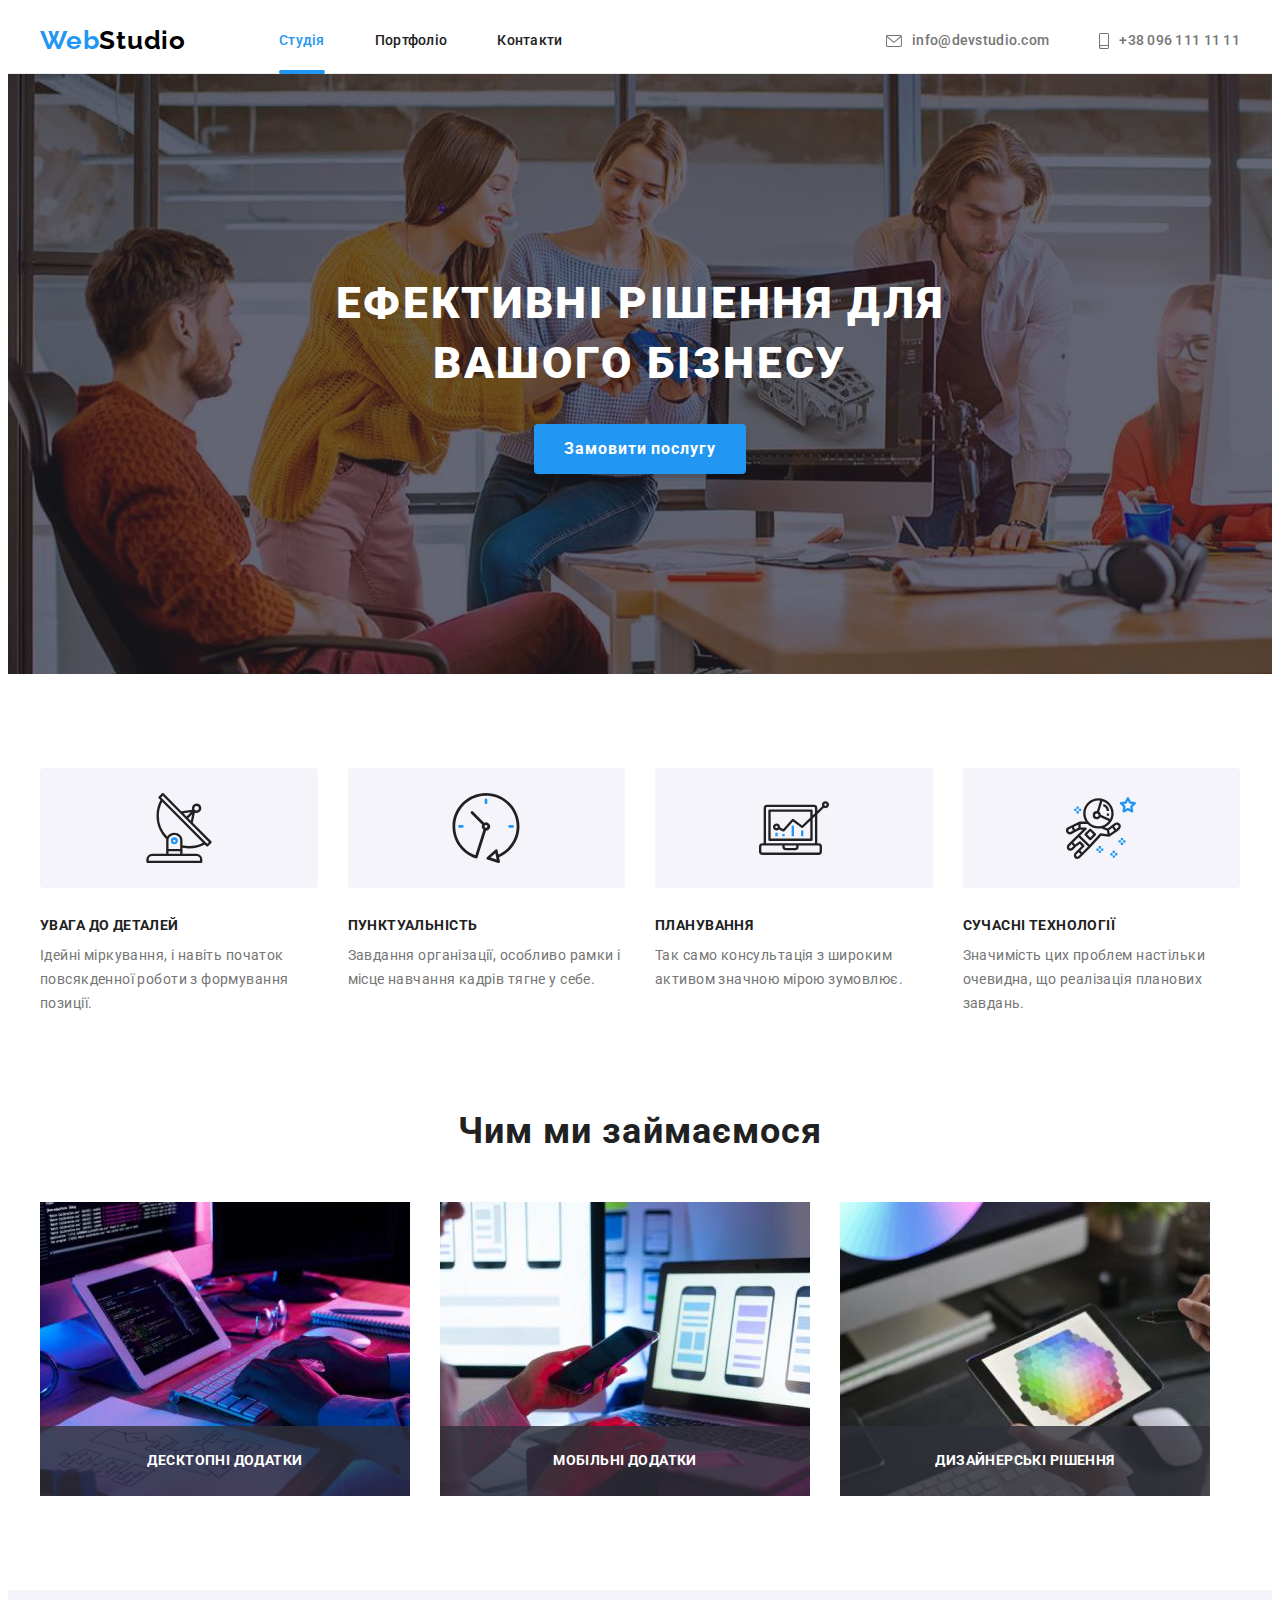
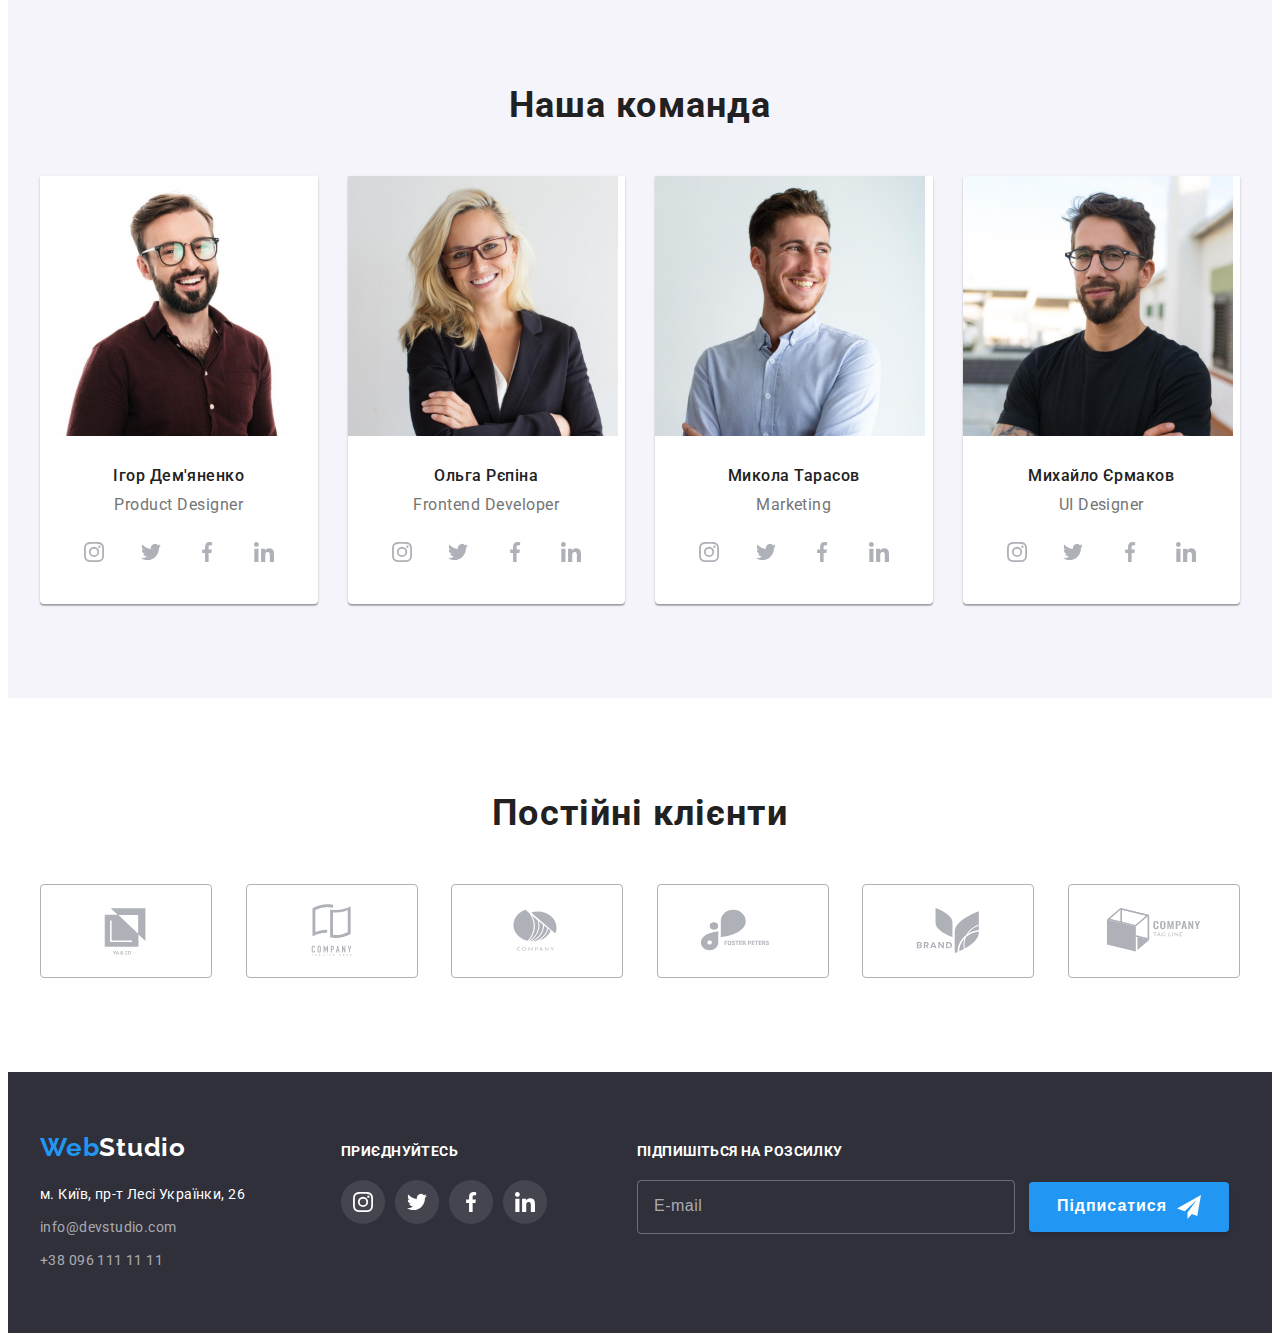
<file: index.html>
<!DOCTYPE html>
<html lang="uk">
  <head>
    <meta charset="UTF-8" />
    <meta http-equiv="X-UA-Compatible" content="IE=edge" />
    <meta name="viewport" content="width=device-width, initial-scale=1.0" />
    <title>WebStudio</title>
    <link rel="preconnect" href="https://fonts.googleapis.com" />
    <link rel="preconnect" href="https://fonts.gstatic.com" crossorigin />
    <link
      href="https://fonts.googleapis.com/css2?family=Raleway:wght@700&family=Roboto:wght@400;500;700;900&display=swap"
      rel="stylesheet"
    />
    <link
      rel="stylesheet"
      href="https://cdnjs.cloudflare.com/ajax/libs/modern-normalize/1.1.0/modern-normalize.min.css"
      integrity="sha512-wpPYUAdjBVSE4KJnH1VR1HeZfpl1ub8YT/NKx4PuQ5NmX2tKuGu6U/JRp5y+Y8XG2tV+wKQpNHVUX03MfMFn9Q=="
      crossorigin="anonymous"
      referrerpolicy="no-referrer"
    />
    <link rel="stylesheet" href="./css/main.min.css" />
  </head>
  <body>
    <!------------------------------Меню---------------------------------->
    <header class="menu">
      <div class="container menu__container">
        <nav class="navigation">
          <a href="./index.html" class="logo link"><span class="logo__text">Web</span>Studio</a>
          <ul class="navigation__list list">
            <li class="navigation__item">
              <a href="./index.html" class="navigation__link link navigation__link--current">Студія</a>
            </li>
            <li class="navigation__item">
              <a href="./portfolio.html" class="navigation__link link">Портфоліо</a>
            </li>
            <li class="navigation__item">
              <a href="" class="navigation__link link">Контакти</a>
            </li>
          </ul>
        </nav>
        <ul class="contacts list">
          <li class="contacts__item">
            <a href="mailto:info@devstudio.com" class="contacts__link link">
              <svg class="contacts__svg" width="16" height="12">
                <use href="./images/icons.svg#icon-envelope"></use>
              </svg>
              info@devstudio.com
            </a>
          </li>
          <li class="contacts__item">
            <a href="tel:+380961111111" class="contacts__link link">
              <svg class="contacts__svg" width="10" height="16">
                <use href="./images/icons.svg#icon-smartphone"></use>
              </svg>
              +38 096 111 11 11
            </a>
          </li>
        </ul>
      </div>
    </header>
    <main>
      <!------------------------Розділ герой --------------------------->
      <section class="hero">
        <h1 class="hero__tittle">Ефективні рішення для вашого бізнесу</h1>
        <button type="button" class="hero__btn btn" data-modal-open>
          Замовити послугу
        </button>
      </section>
      <!--------------------Розділ про переваги компанії---------------->
      <section class="advantages section">
        <div class="container">
          <h2 class="visually-hidden">Переваги</h2>
          <ul class="advantages__list list">
            <li class="advantages__item">
              <div class="advantages__wraper-svg">
                <svg class="advantages__svg" width="70" height="70">
                  <use href="./images/icons.svg#icon-antenna"></use>
                </svg>
              </div>
              <h3 class="advantages__tittle">УВАГА ДО ДЕТАЛЕЙ</h3>
              <p class="advantages__text">
                Ідейні міркування, і навіть початок повсякденної роботи з
                формування позиції.
              </p>
            </li>
            <li class="advantages__item">
              <div class="advantages__wraper-svg">
                <svg class="advantages__svg" width="70" height="70">
                  <use href="./images/icons.svg#icon-clock"></use>
                </svg>
              </div>
              <h3 class="advantages__tittle">ПУНКТУАЛЬНІСТЬ</h3>
              <p class="advantages__text">
                Завдання організації, особливо рамки і місце навчання кадрів
                тягне у себе.
              </p>
            </li>
            <li class="advantages__item">
              <div class="advantages__wraper-svg">
                <svg class="advantages__svg" width="70" height="70">
                  <use href="./images/icons.svg#icon-diagram"></use>
                </svg>
              </div>
              <h3 class="advantages__tittle">ПЛАНУВАННЯ</h3>
              <p class="advantages__text">
                Так само консультація з широким активом значною мірою зумовлює.
              </p>
            </li>
            <li class="advantages__item">
              <div class="advantages__wraper-svg">
                <svg class="advantages__svg" width="70" height="70">
                  <use href="./images/icons.svg#icon-astronaut"></use>
                </svg>
              </div>
              <h3 class="advantages__tittle">СУЧАСНІ ТЕХНОЛОГІЇ</h3>
              <p class="advantages__text">
                Значимість цих проблем настільки очевидна, що реалізація
                планових завдань.
              </p>
            </li>
          </ul>
        </div>
      </section>
      <!-------------------Розділ про напрями діяльності компанії---------------------->
      <section class="about section">
        <div class="container">
          <h2 class="about__tittle">Чим ми займаємося</h2>
          <ul class="about__list list">
            <li class="about__item">
              <img class="about__img"
                src="./images/img-direct-1.jpg"
                alt="Здійснення HTML розмітки на комп'ютері"
                width="370"
              />
              <div class="about__wraper">
                <h3 class="about__item-title">Десктопні додатки</h3>
              </div>
            </li>
            <li class="about__item">
              <img class="about__img"
                src="./images/img-direct-2.jpg"
                alt="Адаптація розмірів під телефон та ноутбук"
                width="370"
              />
              <div class="about__wraper">
                <h3 class="about__item-title">Мобільні додатки</h3>
              </div>
            </li>
            <li class="about__item">
              <img class="about__img"
                src="./images/img-direct-3.jpg"
                alt="Вибір кольору на планшеті"
                width="370"
              />
              <div class="about__wraper">
                <h3 class="about__item-title">Дизайнерські рішення</h3>
              </div>
            </li>
          </ul>
        </div>
      </section>
      <!-------------------------Розділ про команду---------------------->
      <section class="team section">
        <div class="container">
          <h2 class="team__tittle">Наша команда</h2>
          <ul class="team__list list">
            <li class="team__item">
              <img class="team__img" src="./images/img-team-1.jpg" alt="Дизайнер" width="270" />
              <h3 class="team__item-tittle">Ігор Дем'яненко</h3>
              <p class="team__item-job">Product Designer</p>
              <ul class="social">
                <li class="social__item list">
                  <a class="social__link" href="">
                    <svg class="social__svg" width="20" height="20">
                      <use href="./images/icons.svg#icon-instagram"></use>
                    </svg>
                  </a>
                </li>
                <li class="social__item list">
                  <a class="social__link" href="">
                    <svg class="social__svg" width="20" height="20">
                      <use href="./images/icons.svg#icon-twitter"></use>
                    </svg>
                  </a>
                </li>
                <li class="social__item list">
                  <a class="social__link" href="">
                    <svg class="social__svg" width="20" height="20">
                      <use href="./images/icons.svg#icon-facebook"></use>
                    </svg>
                  </a>
                </li>
                <li class="social__item list">
                  <a class="social__link" href="">
                    <svg class="social__svg" width="20" height="20">
                      <use href="./images/icons.svg#icon-linkedin"></use>
                    </svg>
                  </a>
                </li>
              </ul>
            </li>
            <li class="team__item">
              <img class="team__img" src="./images/img-team-2.jpg" alt="Розробник" width="270" />
              <h3 class="team__item-tittle">Ольга Рєпіна</h3>
              <p class="team__item-job">Frontend Developer</p>
              <ul class="social">
                <li class="social__item list">
                  <a class="social__link" href="">
                    <svg class="social__svg" width="20" height="20">
                      <use href="./images/icons.svg#icon-instagram"></use>
                    </svg>
                  </a>
                </li>
                <li class="social__item list">
                  <a class="social__link" href="">
                    <svg class="social__svg" width="20" height="20">
                      <use href="./images/icons.svg#icon-twitter"></use>
                    </svg>
                  </a>
                </li>
                <li class="social__item list">
                  <a class="social__link" href="">
                    <svg class="social__svg" width="20" height="20">
                      <use href="./images/icons.svg#icon-facebook"></use>
                    </svg>
                  </a>
                </li>
                <li class="social__item list">
                  <a class="social__link" href="">
                    <svg class="social__svg" width="20" height="20">
                      <use href="./images/icons.svg#icon-linkedin"></use>
                    </svg>
                  </a>
                </li>
              </ul>
            </li>
            <li class="team__item">
              <img class="team__img" src="./images/img-team-3.jpg" alt="Маркетолог" width="270" />
              <h3 class="team__item-tittle">Микола Тарасов</h3>
              <p class="team__item-job">Marketing</p>
              <ul class="social">
                <li class="social__item list">
                  <a class="social__link" href="">
                    <svg class="social__svg" width="20" height="20">
                      <use href="./images/icons.svg#icon-instagram"></use>
                    </svg>
                  </a>
                </li>
                <li class="social__item list">
                  <a class="social__link" href="">
                    <svg class="social__svg" width="20" height="20">
                      <use href="./images/icons.svg#icon-twitter"></use>
                    </svg>
                  </a>
                </li>
                <li class="social__item list">
                  <a class="social__link" href="">
                    <svg class="social__svg" width="20" height="20">
                      <use href="./images/icons.svg#icon-facebook"></use>
                    </svg>
                  </a>
                </li>
                <li class="social__item list">
                  <a class="social__link" href="">
                    <svg class="social__svg" width="20" height="20">
                      <use href="./images/icons.svg#icon-linkedin"></use>
                    </svg>
                  </a>
                </li>
              </ul>
            </li>
            <li class="team__item">
              <img class="team__img" src="./images/img-team-4.jpg" alt="Дизайнер-2" width="270" />
              <h3 class="team__item-tittle">Михайло Єрмаков</h3>
              <p class="team__item-job">UI Designer</p>
              <ul class="social">
                <li class="social__item list">
                  <a class="social__link" href="">
                    <svg class="social__svg" width="20" height="20">
                      <use href="./images/icons.svg#icon-instagram"></use>
                    </svg>
                  </a>
                </li>
                <li class="social__item list">
                  <a class="social__link" href="">
                    <svg class="social__svg" width="20" height="20">
                      <use href="./images/icons.svg#icon-twitter"></use>
                    </svg>
                  </a>
                </li>
                <li class="social__item list">
                  <a class="social__link" href="">
                    <svg class="social__svg" width="20" height="20">
                      <use href="./images/icons.svg#icon-facebook"></use>
                    </svg>
                  </a>
                </li>
                <li class="social__item list">
                  <a class="social__link" href="">
                    <svg class="social__svg" width="20" height="20">
                      <use href="./images/icons.svg#icon-linkedin"></use>
                    </svg>
                  </a>
                </li>
              </ul>
            </li>
          </ul>
        </div>
      </section>
    </main>
    <!----------------------------Клієнти------------------------>
    <section class="clients section">
      <div class="container">
        <h2 class="clients__title">Постійні клієнти</h2>
        <ul class="clients__list list">
          <li class="clients__item">
            <a class="clients__logo-link" href="">
              <svg class="clients__logo-svg" width="106" height="60">
                <use href="./images/icons.svg#icon-logo-1"></use>
              </svg>
            </a>
          </li>
          <li class="clients__item">
            <a class="clients__logo-link" href="">
              <svg class="clients__logo-svg" width="106" height="60">
                <use href="./images/icons.svg#icon-logo-2"></use>
              </svg>
            </a>
          </li>
          <li class="clients__item">
            <a class="clients__logo-link" href="">
              <svg class="clients__logo-svg" width="106" height="60">
                <use href="./images/icons.svg#icon-logo-3"></use>
              </svg>
            </a>
          </li>
          <li class="clients__item">
            <a class="clients__logo-link" href="">
              <svg class="clients__logo-svg" width="106" height="60">
                <use href="./images/icons.svg#icon-logo-4"></use>
              </svg>
            </a>
          </li>
          <li class="clients__item">
            <a class="clients__logo-link" href="">
              <svg class="clients__logo-svg" width="106" height="60">
                <use href="./images/icons.svg#icon-logo-5"></use>
              </svg>
            </a>
          </li>
          <li class="clients__item">
            <a class="clients__logo-link" href="">
              <svg class="clients__logo-svg" width="106" height="60">
                <use href="./images/icons.svg#icon-logo-6"></use>
              </svg>
            </a>
          </li>
        </ul>
      </div>
    </section>
    <!------------------------------Футер----------------------->
    <footer class="footer">
      <div class="container footer__wraper">
        <div class="footer__contacts-wraper">
          <a href="./index.html" class="logo footer__logo link"><span class="logo__text">Web</span>Studio</a>
          <address class="address footer__address">
            <ul class="address__list list">
              <li class="address__item">
                <a class="address__map-link link"
                  href="https://goo.gl/maps/K6uVQfjHcAH4xccP6"
                  target="_blank"
                  rel="noopener noflow noreferrer"
                  >м. Київ, пр-т Лесі Українки, 26
                </a>
              </li>
              <li class="address__item">
                <a href="mailto:info@devstudio.com" class="address__contacts-link link"
                  >info@devstudio.com</a
                >
              </li>
              <li class="address__item">
                <a href="tel:+380961111111" class="address__contacts-link link"
                  >+38 096 111 11 11</a
                >
              </li>
            </ul>
          </address>
        </div>
        <div class="footer__social-wraper">
          <strong class="footer__social-title">приєднуйтесь</strong>
          <ul class="social footer__social">
            <li class="social__item list">
              <a class="social__link social__link--filling" href="">
                <svg class="social__svg social__svg--white" width="20" height="20">
                  <use href="./images/icons.svg#icon-instagram"></use>
                </svg>
              </a>
            </li>
            <li class="social__item list">
              <a class="social__link social__link--filling" href="">
                <svg class="social__svg social__svg--white" width="20" height="20">
                  <use href="./images/icons.svg#icon-twitter"></use>
                </svg>
              </a>
            </li>
            <li class="social__item list">
              <a class="social__link social__link--filling" href="">
                <svg class="social__svg social__svg--white" width="20" height="20">
                  <use href="./images/icons.svg#icon-facebook"></use>
                </svg>
              </a>
            </li>
            <li class="social__item list">
              <a class="social__link social__link--filling" href="">
                <svg class="social__svg social__svg--white" width="20" height="20">
                  <use href="./images/icons.svg#icon-linkedin"></use>
                </svg>
              </a>
            </li>
          </ul>
        </div>
        <div class="footer__form-wraper">
          <form action="" name="subscription" autocomplete="on" class=" subscription footer__form">
            <strong class="subscription__title">Підпишіться на розсилку</strong>
            <input
              type="email"
              name="email"
              id="email"
              placeholder="E-mail"
              class="subscription__email"
            />
            <label for="email" class="subscription__email-label"></label>
            <button type="submit" class="btn-subscription subscription__btn">
              <span class="btn-subscription__tittle">Підписатися</span>
              <svg class="btn-subscription__svg" width="24" height="24">
                <use href="./images/icons.svg#icon-send"></use>
              </svg>
            </button>
          </form>
        </div>
      </div>
    </footer>
    <!------------------------------Модальне вікно----------------------->
    <div class="backdrop is-hidden" data-modal>
      <div class="modal">
        <button type="button" class="modal__btn btn" data-modal-close>
          <svg class="modal__btn-svg" width="30" height="30">
            <use href="./images/icons.svg#icon-close"></use>
          </svg>
        </button>
        <form action="" name="service" autocomplete="on" class="service modal__service">
          <strong class="service__title">Залиште свої дані, ми вам передзвонимо</strong>
          
          <label class="service__label">
            Ім'я
            <input type="text" name="username" class="service__input" />
            <svg class="service__svg" width="18" height="18">
              <use href="./images/icons.svg#icon-person-form"></use>
            </svg>
          </label>

          <label class="service__label">
            Телефон
            <input type="tel"  name="tel" class="service__input" />
            <svg class="service__svg" width="18" height="18">
              <use href="./images/icons.svg#icon-phone-form"></use>
            </svg>
          </label>

          <label class="service__label">
            Пошта
            <input type="email" name="email" class="service__input" />
            <svg class="service__svg" width="18" height="18">
              <use href="./images/icons.svg#icon-email-form"></use>
            </svg>
          </label>

          <label class="service__textarea-label">
            Коментар
            <textarea name="comment" class="service__textarea" placeholder="Введіть текст"></textarea>
          </label>

          <label class="service__checkbox-label">
            <input type="checkbox" name="checkbox" class="service__checkbox-input"></input>
            <span class="service__checkbox-mark">
              <svg class="service__checkbox-svg" width="16" height="15">
              <use href="./images/icons.svg#icon-check"></use>
            </svg>
            </span>
            <span class="service__checkbox-text">
               Погоджуюся з розсилкою та приймаю 
            <a class="service__checkbox-link" href="">Умови договору</a>
            </span>
          </label>
                  
          <button type="submit" class="service__btn btn-servise"><span class="btn-servise__text">Відправити</span></button>
        </form>
      </div>
    </div>
    <script src="./js/modal.js"></script>
  </body>
</html>
</file>
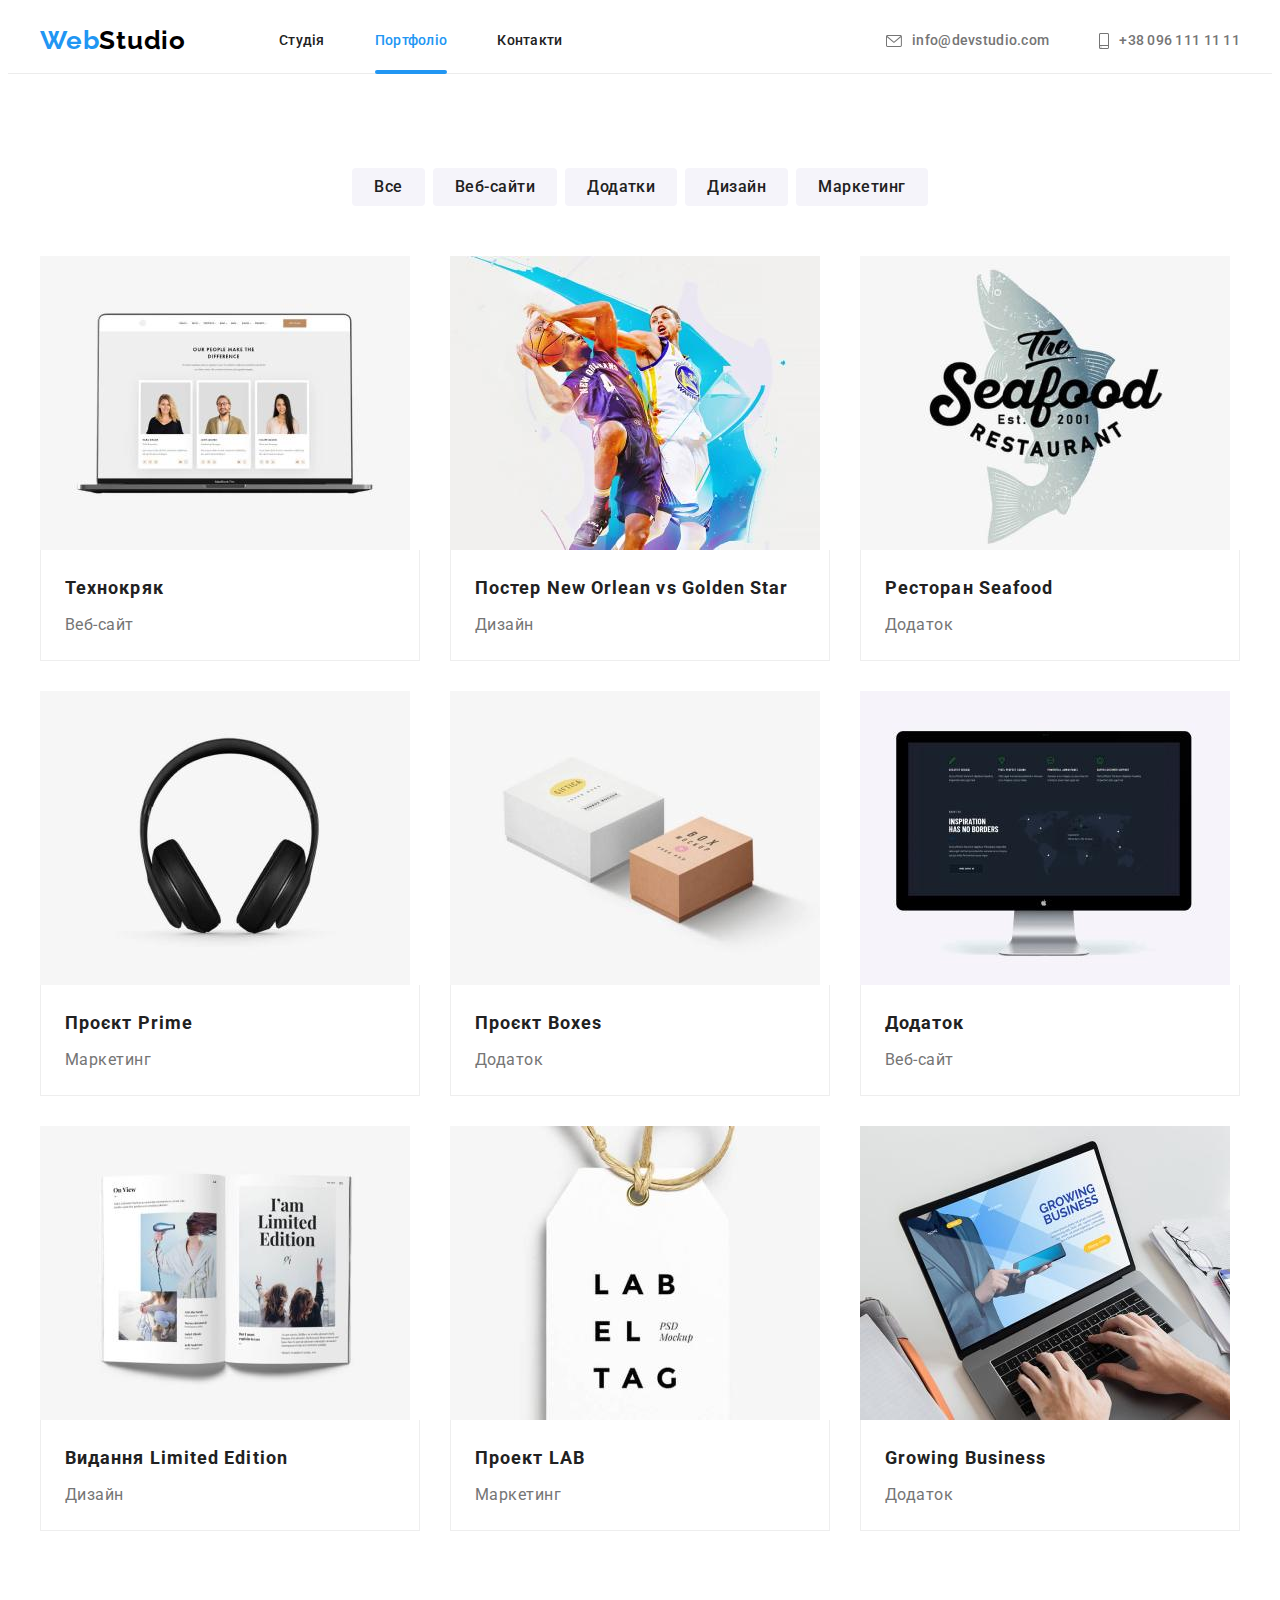
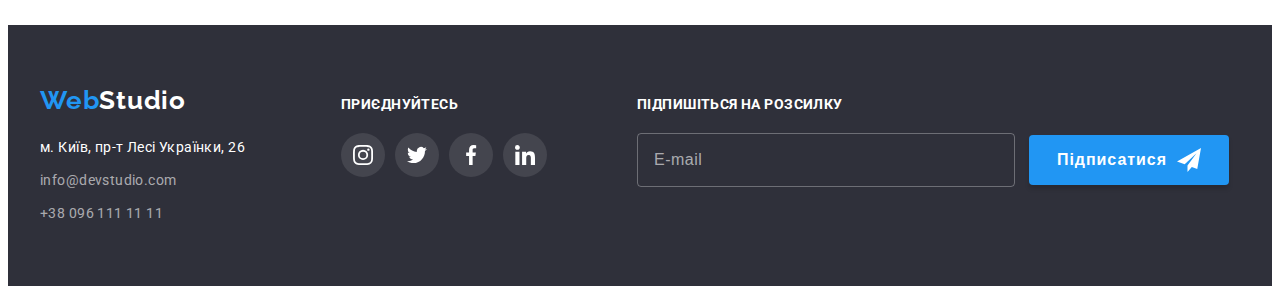
<file: portfolio.html>
<!DOCTYPE html>
<html lang="uk">
  <head>
    <meta charset="UTF-8" />
    <meta http-equiv="X-UA-Compatible" content="IE=edge" />
    <meta name="viewport" content="width=device-width, initial-scale=1.0" />
    <title>WebStudio</title>
    <link rel="preconnect" href="https://fonts.googleapis.com" />
    <link rel="preconnect" href="https://fonts.gstatic.com" crossorigin />
    <link
      href="https://fonts.googleapis.com/css2?family=Raleway:wght@700&family=Roboto:wght@400;500;700;900&display=swap"
      rel="stylesheet"
    />
    <link
      rel="stylesheet"
      href="https://cdnjs.cloudflare.com/ajax/libs/modern-normalize/1.1.0/modern-normalize.min.css"
      integrity="sha512-wpPYUAdjBVSE4KJnH1VR1HeZfpl1ub8YT/NKx4PuQ5NmX2tKuGu6U/JRp5y+Y8XG2tV+wKQpNHVUX03MfMFn9Q=="
      crossorigin="anonymous"
      referrerpolicy="no-referrer"
    />
    <link rel="stylesheet" href="./css/main.min.css" />
  </head>
  <body>
    <!------------------------------Меню---------------------------------->
    <header class="menu">
      <div class="container menu__container">
        <nav class="navigation">
          <a href="./index.html" class="logo link"><span class="logo__text">Web</span>Studio</a>
          <ul class="navigation__list list">
            <li class="navigation__item">
              <a href="./index.html" class="navigation__link link">Студія</a>
            </li>
            <li class="navigation__item">
              <a href="./portfolio.html" class="navigation__link link navigation__link--current">Портфоліо</a>
            </li>
            <li class="navigation__item">
              <a href="" class="navigation__link link">Контакти</a>
            </li>
          </ul>
        </nav>
        <ul class="contacts list">
          <li class="contacts__item">
            <a href="mailto:info@devstudio.com" class="contacts__link link">
              <svg class="contacts__svg" width="16" height="12">
                <use href="./images/icons.svg#icon-envelope"></use>
              </svg>
              info@devstudio.com
            </a>
          </li>
          <li class="contacts__item">
            <a href="tel:+380961111111" class="contacts__link link">
              <svg class="contacts__svg" width="10" height="16">
                <use href="./images/icons.svg#icon-smartphone"></use>
              </svg>
              +38 096 111 11 11
            </a>
          </li>
        </ul>
      </div>
    </header>
    <main>
      <!-------------------------------Розділ портфоліо------------------------>
      <section class="portfolio section">
        <div class="container">
          <h1 class="portfolio__title visually-hidden">Портфоліо ІТ проектів</h1>
          <ul class="filter portfolio__filter list">
            <li class="filter__item">
              <button type="button" class="filter__btn btn">Все</button>
            </li>
            <li class="filter__item">
              <button type="button" class="filter__btn btn">Веб-сайти</button>
            </li>
            <li class="filter__item">
              <button type="button" class="filter__btn btn">Додатки</button>
            </li>
            <li class="filter__item">
              <button type="button" class="filter__btn btn">Дизайн</button>
            </li>
            <li class="filter__item">
              <button type="button" class="filter__btn btn">Маркетинг</button>
            </li>
          </ul>
          <ul class="project portfolio-project list">
            <li class="project__item">
              <a class="project__link link" href="">
                <div class="project__thumb">
                  <img class="project__img"
                  src="./images/img-project-1.jpg"
                  alt="Веб-сайт технокряк"
                  width="370"
                  />
                  <div class="project__details-overlay">
                    <p class="project__details">Ресурс пропонує комплексні пропозиції з різним рівнем функціоналу та сервісів. Все це дозволить відвідувачу отримати
                    вичерпні відомості про компанію чи приватну особу.</p>
                  </div>
                </div>
                <div class="project__wraper">
                  <h2 class="project__tittle">Технокряк</h2>
                  <p class="project__type">Веб-сайт</p>
                </div>
            </li>
               </a>
            <li class="project__item">
              <a class="project__link link" href="">
               <div class="project__thumb">
                  <img class="project__img"
                  src="./images/img-project-2.jpg"
                  alt="Дизайн постера"
                  width="370"
                  />
                  <div class="project__details-overlay">
                    <p class="project__details">Ресурс пропонує комплексні пропозиції з різним рівнем функціоналу та сервісів. Все це дозволить відвідувачу отримати
                    вичерпні відомості про компанію чи приватну особу.</p>
                  </div>
                </div>
                <div class="project__wraper">
                  <h2 class="project__tittle">
                    Постер New Orlean vs Golden Star
                  </h2>
                  <p class="project__type">Дизайн</p>
                </div>
              </a>
            </li>
            <li class="project__item">
              <a class="project__link link" href="">
                <div class="project__thumb">
                  <img class="project__img"
                  src="./images/img-project-3.jpg"
                  alt="Додаток ресторану"
                  width="370"
                  />
                  <div class="project__details-overlay">
                    <p class="project__details">Ресурс пропонує комплексні пропозиції з різним рівнем функціоналу та сервісів. Все це дозволить відвідувачу отримати
                    вичерпні відомості про компанію чи приватну особу.</p>
                  </div>
                </div>
                <div class="project__wraper">
                  <h2 class="project__tittle">Ресторан Seafood</h2>
                  <p class="project__type">Додаток</p>
                </div>
              </a>
            </li>
            <li class="project__item">
              <a class="project__link link" href="">
                <div class="project__thumb">
                  <img class="project__img"
                  src="./images/img-project-4.jpg"
                  alt="Маркетинг проєкту"
                  width="370"
                  />
                  <div class="project__details-overlay">
                    <p class="project__details">Ресурс пропонує комплексні пропозиції з різним рівнем функціоналу та сервісів. Все це дозволить відвідувачу отримати
                    вичерпні відомості про компанію чи приватну особу.</p>
                  </div>
                </div>
                <div class="project__wraper">
                  <h2 class="project__tittle">Проєкт Prime</h2>
                  <p class="project__type">Маркетинг</p>
                </div>
              </a>
            </li>
            <li class="project__item">
              <a class="project__link link" href="">
                <div class="project__thumb">
                  <img class="project__img"
                  src="./images/img-project-5.jpg"
                  alt="Додаток проєкту"
                  width="370"
                  />
                  <div class="project__details-overlay">
                    <p class="project__details">Ресурс пропонує комплексні пропозиції з різним рівнем функціоналу та сервісів. Все це дозволить відвідувачу отримати
                    вичерпні відомості про компанію чи приватну особу.</p>
                  </div>
                </div>
                <div class="project__wraper">
                  <h2 class="project__tittle">Проєкт Boxes</h2>
                  <p class="project__type">Додаток</p>
                </div>
              </a>
            </li>
            <li class="project__item">
             <a class="project__link link" href="">
               <div class="project__thumb">
                  <img class="project__img"
                  src="./images/img-project-6.jpg"
                  alt="Додаток веб-сайту"
                  width="370"
                  />
                  <div class="project__details-overlay">
                    <p class="project__details">Ресурс пропонує комплексні пропозиції з різним рівнем функціоналу та сервісів. Все це дозволить відвідувачу отримати
                    вичерпні відомості про компанію чи приватну особу.</p>
                  </div>
                </div>
                <div class="project__wraper">
                  <h2 class="project__tittle">Додаток</h2>
                  <p class="project__type">Веб-сайт</p>
                </div>
              </a>
            </li>
            <li class="project__item">
              <a class="project__link link" href="">
                <div class="project__thumb">
                  <img class="project__img"
                  src="./images/img-project-7.jpg"
                  alt="Дизайн видання"
                  width="370"
                  />
                  <div class="project__details-overlay">
                    <p class="project__details">Ресурс пропонує комплексні пропозиції з різним рівнем функціоналу та сервісів. Все це дозволить відвідувачу отримати
                    вичерпні відомості про компанію чи приватну особу.</p>
                  </div>
                </div>
                <div class="project__wraper">
                  <h2 class="project__tittle">
                    Видання Limited Edition
                  </h2>
                  <p class="project__type">Дизайн</p>
                </div>
              </a>
            </li>
            <li class="project__item">
              <a class="project__link link" href="">
                <div class="project__thumb">
                  <img class="project__img"
                  src="./images/img-project-8.jpg"
                  alt="Маркетинг проєкту"
                  width="370"
                  />
                  <div class="project__details-overlay">
                    <p class="project__details">Ресурс пропонує комплексні пропозиції з різним рівнем функціоналу та сервісів. Все це дозволить відвідувачу отримати
                    вичерпні відомості про компанію чи приватну особу.</p>
                  </div>
                </div>
                <div class="project__wraper">
                  <h2 class="project__tittle">Проект LAB</h2>
                  <p class="project__type">Маркетинг</p>
                </div>
              </a>
            </li>
            <li class="project__item">
              <a class="project__link link" href="">
                <div class="project__thumb">
                  <img class="project__img"
                  src="./images/img-project-9.jpg"
                  alt="Додаток для бізнесу"
                  width="370"
                  />
                  <div class="project__details-overlay">
                    <p class="project__details">Ресурс пропонує комплексні пропозиції з різним рівнем функціоналу та сервісів. Все це дозволить відвідувачу отримати
                    вичерпні відомості про компанію чи приватну особу.</p>
                  </div>
                </div>
                <div class="project__wraper">
                  <h2 class="project__tittle">Growing Business</h2>
                  <p class="project__type">Додаток</p>
                </div>
              </a>
            </li>
          </ul>
        </div>
      </section>
    </main>
    <!------------------------------Футер----------------------->
    <footer class="footer">
      <div class="container footer__wraper">
        <div class="footer__contacts-wraper">
          <a href="./index.html" class="logo footer__logo link"><span class="logo__text">Web</span>Studio</a>
          <address class="address footer__address">
            <ul class="address__list list">
              <li class="address__item">
                <a
                  href="https://goo.gl/maps/K6uVQfjHcAH4xccP6"
                  target="_blank"
                  rel="noopener noflow noreferrer"
                  class="address__map-link link"
                  >м. Київ, пр-т Лесі Українки, 26
                </a>
              </li>
              <li class="address__item">
                <a href="mailto:info@devstudio.com" class="address__contacts-link link"
                  >info@devstudio.com</a
                >
              </li>
              <li class="address__item">
                <a href="tel:+380961111111" class="address__contacts-link link"
                  >+38 096 111 11 11</a
                >
              </li>
            </ul>
          </address>
        </div>
        <div class="footer__social-wraper">
          <strong class="footer__social-title">приєднуйтесь</strong>
          <ul class="social footer__social">
            <li class="social__item list">
              <a class="social__link social__link--filling" href="">
                <svg class="social__svg social__svg--white" width="20" height="20">
                  <use href="./images/icons.svg#icon-instagram"></use>
                </svg>
              </a>
            </li>
            <li class="social__item list">
              <a class="social__link social__link--filling" href="">
                <svg class="social__svg social__svg--white" width="20" height="20">
                  <use href="./images/icons.svg#icon-twitter"></use>
                </svg>
              </a>
            </li>
            <li class="social__item list">
              <a class="social__link social__link--filling" href="">
                <svg class="social__svg social__svg--white" width="20" height="20">
                  <use href="./images/icons.svg#icon-facebook"></use>
                </svg>
              </a>
            </li>
            <li class="social__item list">
              <a class="social__link social__link--filling" href="">
                <svg class="social__svg social__svg--white" width="20" height="20">
                  <use href="./images/icons.svg#icon-linkedin"></use>
                </svg>
              </a>
            </li>
          </ul>
        </div>
        <div class="footer__form-wraper">
          <form action="" name="subscription" autocomplete="on" class=" subscription footer__form">
            <strong class="subscription__title">Підпишіться на розсилку</strong>
            <input
              type="email"
              name="email"
              id="email"
              placeholder="E-mail"
              class="subscription__email"
            />
            <label for="email"></label>
            <button type="submit" class="btn-subscription subscription__btn">
              <span class="btn-subscription__tittle">Підписатися</span>
              <svg class="btn-subscription__svg" width="24" height="24">
                <use href="./images/icons.svg#icon-send"></use>
              </svg>
            </button>
          </form>
        </div>
      </div>
    </footer>
  </body>
</html>
</file>
<file: css/main.min.css>
:root{--main-color: #212121;--second-color: #757575;--third-color: #ffffff;--accent-color: #2196f3;--btn-color: #ffffff;--main-background: #ffffff;--second-background: #F5F4FA;--accent-background: #2f303a;--main-btn-background: #2196f3;--accent-btn-background: #188ce8;--main-font: Roboto, sans-serif;--logo-font: Raleway, sans-serif}body{font-family:var(--main-font);color:var(--main-color);background-color:var(--main-background)}h1,h2,h3,h4,h5,h6,p,ul{margin:0}ul{padding:0}img,svg{display:block}.list{list-style:none}.link{text-decoration:none}.visually-hidden{position:absolute;white-space:nowrap;width:1px;height:1px;overflow:hidden;border:0;padding:0;clip:rect(0 0 0 0);-webkit-clip-path:inset(50%);clip-path:inset(50%);margin:-1px}.section{padding-top:94px;padding-bottom:94px}.container{max-width:1200px;padding-left:15px;padding-right:15px;margin:0 auto}.menu{border-bottom:1px solid #ececec}.menu__container{display:-webkit-box;display:-ms-flexbox;display:flex;-webkit-box-pack:justify;-ms-flex-pack:justify;justify-content:space-between}.logo{font-family:var(--logo-font);font-weight:700;font-size:26px;line-height:1.19;letter-spacing:.03em;color:#000}.logo__text{color:var(--accent-color)}.navigation{display:-webkit-box;display:-ms-flexbox;display:flex;-webkit-box-align:center;-ms-flex-align:center;align-items:center}.navigation__list{display:-webkit-box;display:-ms-flexbox;display:flex;-webkit-box-align:center;-ms-flex-align:center;align-items:center;margin-left:93px}.navigation__item:not(:first-child){margin-left:50px}.navigation__item{position:relative}.navigation__link{font-weight:500;font-size:14px;line-height:1.14px;letter-spacing:.02em;color:var(--main-color);display:block;padding-top:32px;padding-bottom:32px;-webkit-transition:color 250ms cubic-bezier(0.4, 0, 0.2, 1);transition:color 250ms cubic-bezier(0.4, 0, 0.2, 1)}.navigation__link--current{color:var(--accent-color)}.navigation__link--current::after{content:"";position:absolute;left:0;bottom:-1px;display:block;width:100%;height:4px;background:var(--accent-color);border-radius:2px}.navigation__link:hover,.navigation__link:focus{color:var(--accent-color)}.contacts{display:-webkit-box;display:-ms-flexbox;display:flex;-webkit-box-align:center;-ms-flex-align:center;align-items:center}.contacts__item:first-child{margin-right:50px}.contacts__svg{fill:var(--second-color);-webkit-transition:fill 250ms cubic-bezier(0.4, 0, 0.2, 1);transition:fill 250ms cubic-bezier(0.4, 0, 0.2, 1)}.contacts__link{font-weight:500;font-size:14px;line-height:1.14px;letter-spacing:.02em;color:var(--second-color);display:-webkit-box;display:-ms-flexbox;display:flex;-webkit-box-align:center;-ms-flex-align:center;align-items:center;gap:10px;-webkit-transition:color 250ms cubic-bezier(0.4, 0, 0.2, 1);transition:color 250ms cubic-bezier(0.4, 0, 0.2, 1)}.contacts__link:hover,.contacts__link:focus{color:var(--accent-color)}.contacts__link:hover .contacts__svg,.contacts__link:focus .contacts__svg{fill:var(--accent-color)}.hero{background-color:var(--accent-background);background-image:-webkit-gradient(linear, left top, left bottom, from(rgba(47, 48, 58, 0.4)), to(rgba(47, 48, 58, 0.4))),url(../images/Img-bg.jpg);background-image:linear-gradient(rgba(47, 48, 58, 0.4), rgba(47, 48, 58, 0.4)),url(../images/Img-bg.jpg);background-repeat:no-repeat;background-size:cover;max-width:1600px;margin:0 auto;padding-top:200px;padding-bottom:200px}.hero__tittle{font-weight:900;font-size:44px;line-height:1.36;text-align:center;letter-spacing:.06em;text-transform:uppercase;color:var(--third-color);width:696px;margin:0 auto}.hero__btn{font-family:inherit;font-weight:700;font-size:16px;line-height:1.88;text-align:center;letter-spacing:.06em;color:var(--btn-color);background-color:var(--main-btn-background);border:none;-webkit-box-shadow:0px 4px 4px rgba(0,0,0,.15);box-shadow:0px 4px 4px rgba(0,0,0,.15);border-radius:4px;cursor:pointer;display:block;padding:10px 30px;margin-top:30px;margin-left:auto;margin-right:auto;-webkit-transition:background-color 250ms cubic-bezier(0.4, 0, 0.2, 1);transition:background-color 250ms cubic-bezier(0.4, 0, 0.2, 1)}.hero__btn:hover,.hero__btn:focus{background-color:var(--accent-btn-background)}.advantages__list{display:-webkit-box;display:-ms-flexbox;display:flex;-webkit-column-gap:30px;-moz-column-gap:30px;column-gap:30px}.advantages__item{-ms-flex-preferred-size:calc((100% - 90px)/4);flex-basis:calc((100% - 90px)/4)}.advantages__wraper-svg{display:-webkit-box;display:-ms-flexbox;display:flex;-webkit-box-pack:center;-ms-flex-pack:center;justify-content:center;-webkit-box-align:center;-ms-flex-align:center;align-items:center;height:120px;background-color:var(--second-background);border-radius:4px}.advantages__tittle{font-size:14px;line-height:1.14;letter-spacing:.03em;text-transform:uppercase;margin-top:30px;margin-bottom:10px}.advantages__text{font-size:14px;line-height:1.71;letter-spacing:.03em;color:var(--second-color)}.about{padding-top:0}.about__tittle{font-size:36px;line-height:1.17;text-align:center;letter-spacing:.03em;margin-bottom:50px}.about__list{display:-webkit-box;display:-ms-flexbox;display:flex;-webkit-box-align:center;-ms-flex-align:center;align-items:center;gap:30px}.about__item{position:relative}.about__wraper{position:absolute;left:0;bottom:0;display:-webkit-box;display:-ms-flexbox;display:flex;-webkit-box-pack:center;-ms-flex-pack:center;justify-content:center;-webkit-box-align:center;-ms-flex-align:center;align-items:center;width:100%;height:70px;background-color:rgba(47,48,58,.8)}.about__item-title{font-weight:700;font-size:14px;line-height:1.14;letter-spacing:.03em;text-transform:uppercase;color:var(--third-color)}.team{background-color:var(--second-background)}.team__tittle{font-size:36px;line-height:1.17;text-align:center;letter-spacing:.03em;margin-bottom:50px}.team__list{display:-webkit-box;display:-ms-flexbox;display:flex;-webkit-column-gap:30px;-moz-column-gap:30px;column-gap:30px}.team__item{-ms-flex-preferred-size:calc((100% - 90px)/4);flex-basis:calc((100% - 90px)/4);background-color:var(--main-background);-webkit-box-shadow:0px 1px 3px rgba(0,0,0,.12),0px 1px 1px rgba(0,0,0,.14),0px 2px 1px rgba(0,0,0,.2);box-shadow:0px 1px 3px rgba(0,0,0,.12),0px 1px 1px rgba(0,0,0,.14),0px 2px 1px rgba(0,0,0,.2);border-radius:0px 0px 4px 4px}.team__item-tittle{font-weight:500;font-size:16px;line-height:1.19;text-align:center;letter-spacing:.03em;margin-top:30px}.team__item-job{font-size:16px;line-height:1.19;text-align:center;letter-spacing:.03em;color:var(--second-color);margin-top:10px}.social{display:-webkit-box;display:-ms-flexbox;display:flex;-webkit-box-pack:justify;-ms-flex-pack:justify;justify-content:space-between;margin:16px 32px 30px 32px}.social__svg{fill:#afb1b8;-webkit-transition:fill 250ms cubic-bezier(0.4, 0, 0.2, 1);transition:fill 250ms cubic-bezier(0.4, 0, 0.2, 1)}.social__svg--white{fill:var(--third-color)}.social__link{display:-webkit-box;display:-ms-flexbox;display:flex;-webkit-box-pack:center;-ms-flex-pack:center;justify-content:center;-webkit-box-align:center;-ms-flex-align:center;align-items:center;width:44px;height:44px;border-radius:50% 50%;-webkit-transition:background-color 250ms cubic-bezier(0.4, 0, 0.2, 1);transition:background-color 250ms cubic-bezier(0.4, 0, 0.2, 1)}.social__link:hover,.social__link:focus{background-color:var(--main-btn-background)}.social__link:hover .social__svg,.social__link:focus .social__svg{fill:var(--third-color)}.social__link--filling{display:-webkit-box;display:-ms-flexbox;display:flex;-webkit-box-pack:center;-ms-flex-pack:center;justify-content:center;-webkit-box-align:center;-ms-flex-align:center;align-items:center;width:44px;height:44px;background-color:rgba(255,255,255,.1);border-radius:50% 50%;-webkit-transition:background-color 250ms cubic-bezier(0.4, 0, 0.2, 1);transition:background-color 250ms cubic-bezier(0.4, 0, 0.2, 1)}.clients__title{font-size:36px;line-height:1.17;text-align:center;letter-spacing:.03em;margin-bottom:50px}.clients__list{display:-webkit-box;display:-ms-flexbox;display:flex;-webkit-box-pack:justify;-ms-flex-pack:justify;justify-content:space-between}.clients__logo-svg{fill:#afb1b8;-webkit-transition:fill 250ms cubic-bezier(0.4, 0, 0.2, 1);transition:fill 250ms cubic-bezier(0.4, 0, 0.2, 1)}.clients__logo-link{display:-webkit-box;display:-ms-flexbox;display:flex;-webkit-box-pack:center;-ms-flex-pack:center;justify-content:center;-webkit-box-align:center;-ms-flex-align:center;align-items:center;width:170px;height:92px;border:1px solid #afb1b8;border-radius:4px;-webkit-transition:border-color 250ms cubic-bezier(0.4, 0, 0.2, 1);transition:border-color 250ms cubic-bezier(0.4, 0, 0.2, 1)}.clients__logo-link:hover,.clients__logo-link:focus{border-color:var(--accent-color)}.clients__logo-link:hover .clients__logo-svg,.clients__logo-link:focus .clients__logo-svg{fill:var(--accent-color)}.footer{background:var(--accent-background);padding-top:60px;padding-bottom:60px}.footer__wraper{display:-webkit-box;display:-ms-flexbox;display:flex}.footer__contacts-wraper{width:231px;margin-right:70px}.footer__logo{color:var(--third-color);display:block;margin-bottom:20px}.footer__social{display:-webkit-box;display:-ms-flexbox;display:flex;gap:10px;margin:0}.footer__social-title{font-size:14px;line-height:1.14;letter-spacing:.03em;text-transform:uppercase;color:var(--third-color);display:block;margin-top:12px;margin-bottom:20px}.footer__form-wraper{margin-left:90px}.address__list{font-style:normal;font-weight:400;font-size:14px;line-height:1.71;letter-spacing:.03em}.address__item:not(:last-child){margin-bottom:9px}.address__map-link{color:var(--third-color);-webkit-transition:color 250ms cubic-bezier(0.4, 0, 0.2, 1);transition:color 250ms cubic-bezier(0.4, 0, 0.2, 1)}.address__map-link:hover,.address__map-link:focus{color:var(--accent-color)}.address__contacts-link{color:rgba(255,255,255,.6);-webkit-transition:color 250ms cubic-bezier(0.4, 0, 0.2, 1);transition:color 250ms cubic-bezier(0.4, 0, 0.2, 1)}.address__contacts-link:hover,.address__contacts-link:focus{color:var(--accent-color)}.subscription__title{font-size:14px;line-height:1.14;letter-spacing:.03em;text-transform:uppercase;color:var(--third-color);display:block;margin-top:12px;margin-bottom:20px}.subscription__email{width:358px;height:50px;border:1px solid rgba(255,255,255,.3);border-radius:4px;background-color:rgba(0,0,0,0);outline:none;color:var(--third-color);padding-left:16px;cursor:pointer;-webkit-transition:background-color 250ms cubic-bezier(0.4, 0, 0.2, 1);transition:background-color 250ms cubic-bezier(0.4, 0, 0.2, 1)}.subscription__email:focus{border-color:var(--third-color)}.subscription__email::-webkit-input-placeholder{font-weight:400;font-size:16px;line-height:1.25;letter-spacing:.03em;color:rgba(255,255,255,.6)}.subscription__email::-moz-placeholder{font-weight:400;font-size:16px;line-height:1.25;letter-spacing:.03em;color:rgba(255,255,255,.6)}.subscription__email:-ms-input-placeholder{font-weight:400;font-size:16px;line-height:1.25;letter-spacing:.03em;color:rgba(255,255,255,.6)}.subscription__email::-ms-input-placeholder{font-weight:400;font-size:16px;line-height:1.25;letter-spacing:.03em;color:rgba(255,255,255,.6)}.subscription__email::placeholder{font-weight:400;font-size:16px;line-height:1.25;letter-spacing:.03em;color:rgba(255,255,255,.6)}.btn-subscription{width:200px;height:50px;background-color:var(--main-btn-background);-webkit-box-shadow:0px 4px 4px rgba(0,0,0,.15);box-shadow:0px 4px 4px rgba(0,0,0,.15);border:none;border-radius:4px;display:-webkit-inline-box;display:-ms-inline-flexbox;display:inline-flex;gap:10px;-webkit-box-pack:center;-ms-flex-pack:center;justify-content:center;-webkit-box-align:center;-ms-flex-align:center;align-items:center;margin-left:10px;cursor:pointer;-webkit-transition:background-color 250ms cubic-bezier(0.4, 0, 0.2, 1);transition:background-color 250ms cubic-bezier(0.4, 0, 0.2, 1)}.btn-subscription:hover,.btn-subscription:focus{background-color:var(--accent-btn-background)}.btn-subscription__tittle{font-weight:700;font-size:16px;line-height:1.88;letter-spacing:.06em;color:var(--btn-color)}.filter{display:-webkit-box;display:-ms-flexbox;display:flex;-webkit-box-pack:center;-ms-flex-pack:center;justify-content:center;-webkit-column-gap:8px;-moz-column-gap:8px;column-gap:8px;margin-bottom:50px}.filter__btn{font-family:inherit;font-weight:500;font-size:16px;line-height:1.62;text-align:center;letter-spacing:.03em;color:var(--main-color);background-color:var(--second-background);border-radius:4px;border:none;cursor:pointer;padding:6px 22px;-webkit-transition:background-color 250ms cubic-bezier(0.4, 0, 0.2, 1),color 250ms cubic-bezier(0.4, 0, 0.2, 1),-webkit-box-shadow 250ms cubic-bezier(0.4, 0, 0.2, 1);transition:background-color 250ms cubic-bezier(0.4, 0, 0.2, 1),color 250ms cubic-bezier(0.4, 0, 0.2, 1),-webkit-box-shadow 250ms cubic-bezier(0.4, 0, 0.2, 1);transition:background-color 250ms cubic-bezier(0.4, 0, 0.2, 1),color 250ms cubic-bezier(0.4, 0, 0.2, 1),box-shadow 250ms cubic-bezier(0.4, 0, 0.2, 1);transition:background-color 250ms cubic-bezier(0.4, 0, 0.2, 1),color 250ms cubic-bezier(0.4, 0, 0.2, 1),box-shadow 250ms cubic-bezier(0.4, 0, 0.2, 1),-webkit-box-shadow 250ms cubic-bezier(0.4, 0, 0.2, 1)}.filter__btn:hover,.filter__btn:focus{background-color:var(--accent-btn-background);color:var(--btn-color);-webkit-box-shadow:0px 3px 1px rgba(0,0,0,.1),0px 1px 2px rgba(0,0,0,.08),0px 2px 2px rgba(0,0,0,.12);box-shadow:0px 3px 1px rgba(0,0,0,.1),0px 1px 2px rgba(0,0,0,.08),0px 2px 2px rgba(0,0,0,.12)}.project{display:-webkit-box;display:-ms-flexbox;display:flex;-ms-flex-wrap:wrap;flex-wrap:wrap;margin-top:-30px;margin-left:-30px}.project__item{margin-top:30px;margin-left:30px;-ms-flex-preferred-size:calc(33.3333333333% - 30px);flex-basis:calc(33.3333333333% - 30px)}.project__link{display:block;-webkit-transition:-webkit-box-shadow 250ms cubic-bezier(0.4, 0, 0.2, 1);transition:-webkit-box-shadow 250ms cubic-bezier(0.4, 0, 0.2, 1);transition:box-shadow 250ms cubic-bezier(0.4, 0, 0.2, 1);transition:box-shadow 250ms cubic-bezier(0.4, 0, 0.2, 1), -webkit-box-shadow 250ms cubic-bezier(0.4, 0, 0.2, 1)}.project__thumb{position:relative;overflow:hidden}.project__details-overlay{position:absolute;top:0;left:0;width:100%;height:100%;-webkit-transform:translateY(100%);transform:translateY(100%);display:-webkit-box;display:-ms-flexbox;display:flex;-webkit-box-pack:center;-ms-flex-pack:center;justify-content:center;-webkit-box-align:center;-ms-flex-align:center;align-items:center;background-color:rgba(33,150,243,.9);-webkit-transition:-webkit-transform 250ms cubic-bezier(0.4, 0, 0.2, 1);transition:-webkit-transform 250ms cubic-bezier(0.4, 0, 0.2, 1);transition:transform 250ms cubic-bezier(0.4, 0, 0.2, 1);transition:transform 250ms cubic-bezier(0.4, 0, 0.2, 1), -webkit-transform 250ms cubic-bezier(0.4, 0, 0.2, 1)}.project__details{font-weight:400;font-size:18px;line-height:1.56;letter-spacing:.03em;color:var(--third-color);padding:63px 24px}.project__link:hover,.project__link:focus{-webkit-box-shadow:0px 1px 1px rgba(0,0,0,.12),0px 4px 4px rgba(0,0,0,.06),1px 4px 6px rgba(0,0,0,.16);box-shadow:0px 1px 1px rgba(0,0,0,.12),0px 4px 4px rgba(0,0,0,.06),1px 4px 6px rgba(0,0,0,.16)}.project__link:hover:hover .project__details-overlay,.project__link:hover:focus .project__details-overlay,.project__link:focus:hover .project__details-overlay,.project__link:focus:focus .project__details-overlay{-webkit-transform:translateY(0);transform:translateY(0)}.project__wraper{padding:20px 24px;border-left:1px solid #eee;border-right:1px solid #eee;border-bottom:1px solid #eee}.project__tittle{font-size:18px;line-height:36px;letter-spacing:.06em;color:var(--main-color);margin-bottom:4px}.project__type{font-size:16px;line-height:1.88;letter-spacing:.03em;color:var(--second-color)}.backdrop{position:fixed;top:0;left:0;width:100vw;height:100vh;background:rgba(0,0,0,.2);-webkit-transition:opacity 250ms cubic-bezier(0.4, 0, 0.2, 1),visibility 250ms cubic-bezier(0.4, 0, 0.2, 1),-webkit-transform 250ms cubic-bezier(0.4, 0, 0.2, 1);transition:opacity 250ms cubic-bezier(0.4, 0, 0.2, 1),visibility 250ms cubic-bezier(0.4, 0, 0.2, 1),-webkit-transform 250ms cubic-bezier(0.4, 0, 0.2, 1);transition:opacity 250ms cubic-bezier(0.4, 0, 0.2, 1),visibility 250ms cubic-bezier(0.4, 0, 0.2, 1),transform 250ms cubic-bezier(0.4, 0, 0.2, 1);transition:opacity 250ms cubic-bezier(0.4, 0, 0.2, 1),visibility 250ms cubic-bezier(0.4, 0, 0.2, 1),transform 250ms cubic-bezier(0.4, 0, 0.2, 1),-webkit-transform 250ms cubic-bezier(0.4, 0, 0.2, 1)}.is-hidden{visibility:hidden;opacity:0;pointer-events:none;-webkit-transform:scale(0.3);transform:scale(0.3)}.modal{position:absolute;left:50%;top:50%;-webkit-transform:translate(-50%, -50%);transform:translate(-50%, -50%);width:528px;height:581px;padding:40px;background-color:var(--main-background);-webkit-box-shadow:0px 1px 3px rgba(0,0,0,.12),0px 1px 1px rgba(0,0,0,.14),0px 2px 1px rgba(0,0,0,.2);box-shadow:0px 1px 3px rgba(0,0,0,.12),0px 1px 1px rgba(0,0,0,.14),0px 2px 1px rgba(0,0,0,.2);border-radius:4px}.modal__btn{position:absolute;right:0;top:0;display:block;margin:8px 8px auto auto;padding:0;background-color:var(--main-background);border:none;cursor:pointer;-webkit-transition:fill 250ms cubic-bezier(0.4, 0, 0.2, 1);transition:fill 250ms cubic-bezier(0.4, 0, 0.2, 1)}.modal__btn:hover,.modal__btn:focus{fill:var(--accent-color)}.service__title{display:block;font-size:20px;line-height:1.15;text-align:center;letter-spacing:.03em;color:var(--main-color);margin-bottom:12px}.service__label,.service__textarea-label{position:relative;display:block;font-size:12px;line-height:1.17;letter-spacing:.01em;color:var(--second-color);margin-bottom:10px}.service__input,.service__textarea{display:block;width:448px;height:40px;border:1px solid rgba(33,33,33,.2);border-radius:4px;outline:none;padding-left:42px;margin-top:4px;cursor:pointer;-webkit-transition:border-color 250ms cubic-bezier(0.4, 0, 0.2, 1);transition:border-color 250ms cubic-bezier(0.4, 0, 0.2, 1)}.service__input:focus,.service__textarea:focus{border-color:var(--accent-color)}.service__input:focus+.service__svg,.service__textarea:focus+.service__svg{fill:var(--accent-color)}.service__svg{position:absolute;top:50%;left:12px;-webkit-transition:fill 250ms cubic-bezier(0.4, 0, 0.2, 1);transition:fill 250ms cubic-bezier(0.4, 0, 0.2, 1)}.service__textarea-label{margin-bottom:20px}.service__textarea{height:120px;resize:none;padding:12px 16px}.service__textarea::-webkit-input-placeholder{font-size:12px;line-height:1.17;letter-spacing:.01em;color:rgba(117,117,117,.5)}.service__textarea::-moz-placeholder{font-size:12px;line-height:1.17;letter-spacing:.01em;color:rgba(117,117,117,.5)}.service__textarea:-ms-input-placeholder{font-size:12px;line-height:1.17;letter-spacing:.01em;color:rgba(117,117,117,.5)}.service__textarea::-ms-input-placeholder{font-size:12px;line-height:1.17;letter-spacing:.01em;color:rgba(117,117,117,.5)}.service__textarea::placeholder{font-size:12px;line-height:1.17;letter-spacing:.01em;color:rgba(117,117,117,.5)}.service__checkbox-label{display:-webkit-box;display:-ms-flexbox;display:flex;-webkit-box-pack:center;-ms-flex-pack:center;justify-content:center;-webkit-box-align:center;-ms-flex-align:center;align-items:center;gap:8px;margin-bottom:30px}.service__checkbox-input{position:absolute;white-space:nowrap;width:1px;height:1px;overflow:hidden;border:0;padding:0;clip:rect(0 0 0 0);-webkit-clip-path:inset(50%);clip-path:inset(50%);margin:-1px}.service__checkbox-input:checked+.service__checkbox-mark{border:none;background-color:var(--accent-color)}.service__checkbox-input:checked+.service__checkbox-mark svg{opacity:1}.service__checkbox-mark{display:block;width:16px;height:15px;border:2px solid #212121;border-radius:2px;-webkit-transition:border 250ms cubic-bezier(0.4, 0, 0.2, 1),background-color 250ms cubic-bezier(0.4, 0, 0.2, 1);transition:border 250ms cubic-bezier(0.4, 0, 0.2, 1),background-color 250ms cubic-bezier(0.4, 0, 0.2, 1)}.service__checkbox-svg{opacity:0;-webkit-transition:opacity 250ms cubic-bezier(0.4, 0, 0.2, 1);transition:opacity 250ms cubic-bezier(0.4, 0, 0.2, 1)}.service__checkbox-text{font-size:14px;line-height:1.71;letter-spacing:.03em;color:var(--second-color)}.btn-servise{width:200px;height:50px;background-color:var(--main-btn-background);-webkit-box-shadow:0px 4px 4px rgba(0,0,0,.15);box-shadow:0px 4px 4px rgba(0,0,0,.15);border:none;border-radius:4px;display:block;margin:0 auto;cursor:pointer;-webkit-transition:background-color 250ms cubic-bezier(0.4, 0, 0.2, 1);transition:background-color 250ms cubic-bezier(0.4, 0, 0.2, 1)}.btn-servise__text{font-weight:700;font-size:16px;line-height:1.88;text-align:center;letter-spacing:.06em;color:var(--btn-color)}.btn-servise:hover,.btn-servise:focus{background-color:var(--accent-btn-background)}/*# sourceMappingURL=main.min.css.map */
</file>
